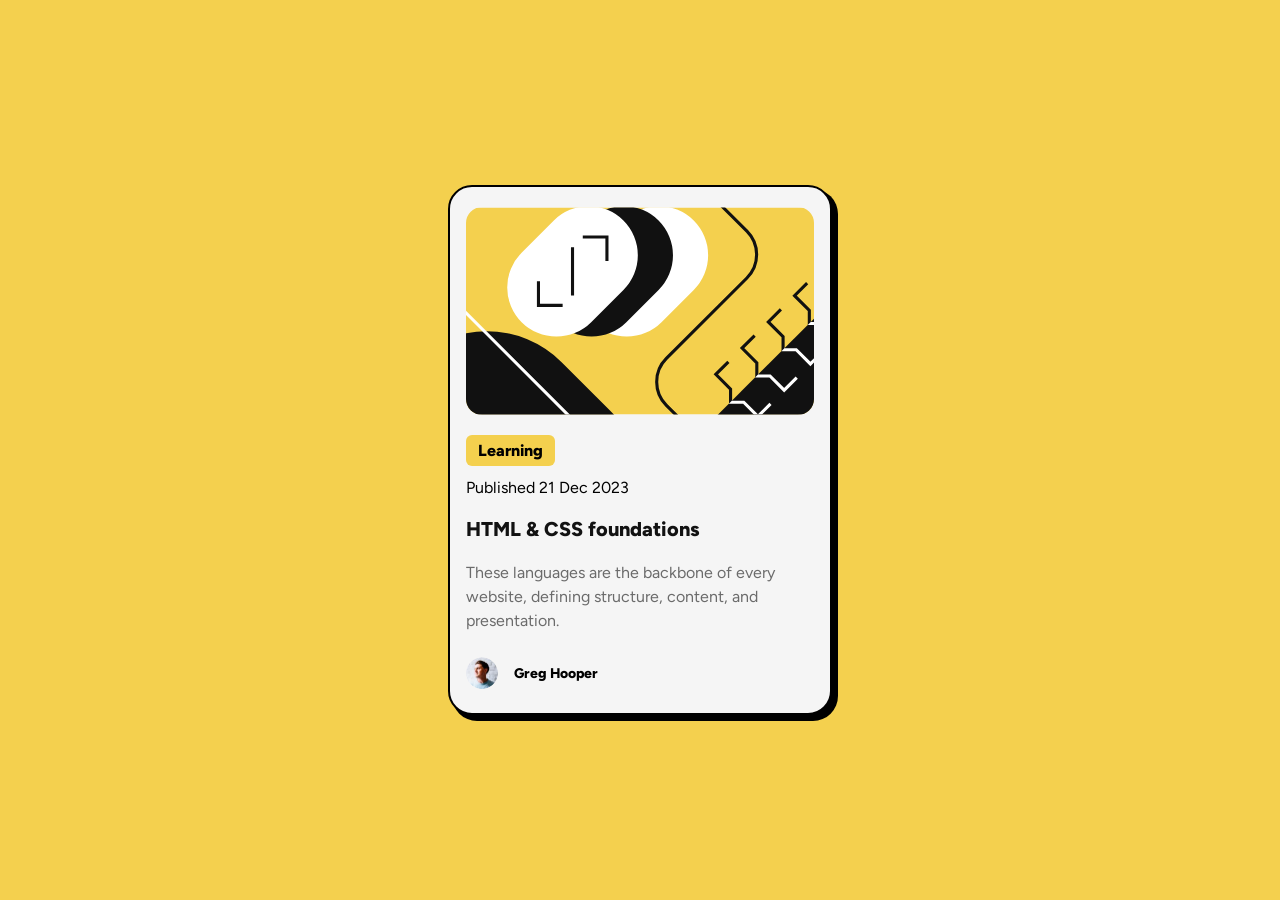
<file: blog-preview-card-main/index.html>
<!doctype html>
<html lang="en">
  <head>
    <meta charset="UTF-8" />
    <meta name="viewport" content="width=device-width, initial-scale=1.0" />
    <!-- displays site properly based on user's device -->

    <link
      rel="icon"
      type="image/png"
      sizes="32x32"
      href="./assets/images/favicon-32x32.png"
    />
    <link rel="stylesheet" href="styles.css" />
    <link
      href="https://fonts.googleapis.com/css2?family=Figtree:ital,wght@0,300..900;1,300..900&display=swap"
      rel="stylesheet"
    />

    <title>Frontend Mentor | Blog preview card</title>
  </head>
  <body>
    <div class="main__container">
      <div class="main__card">
        <div class="top__image">
          <img src="assets/images/illustration-article.svg" />
        </div>
        <div class="card__info">
          <div class="learning__text"><p>Learning</p></div>
          <div class="published__date">Published 21 Dec 2023</div>
        </div>
        <div class="title__text">
          <p>HTML & CSS foundations</p>
        </div>
        <div class="body__text">
          <p>These languages are the backbone of every</p>
          <p>website, defining structure, content, and</p>
          <p>presentation.</p>
        </div>
        <div class="author__section">
          <div class="author__avatar">
            <img src="assets/images/image-avatar.webp" />
          </div>
          <div class="author__name">
            <p>Greg Hooper</p>
          </div>
        </div>
      </div>
    </div>
  </body>
</html>
</file>
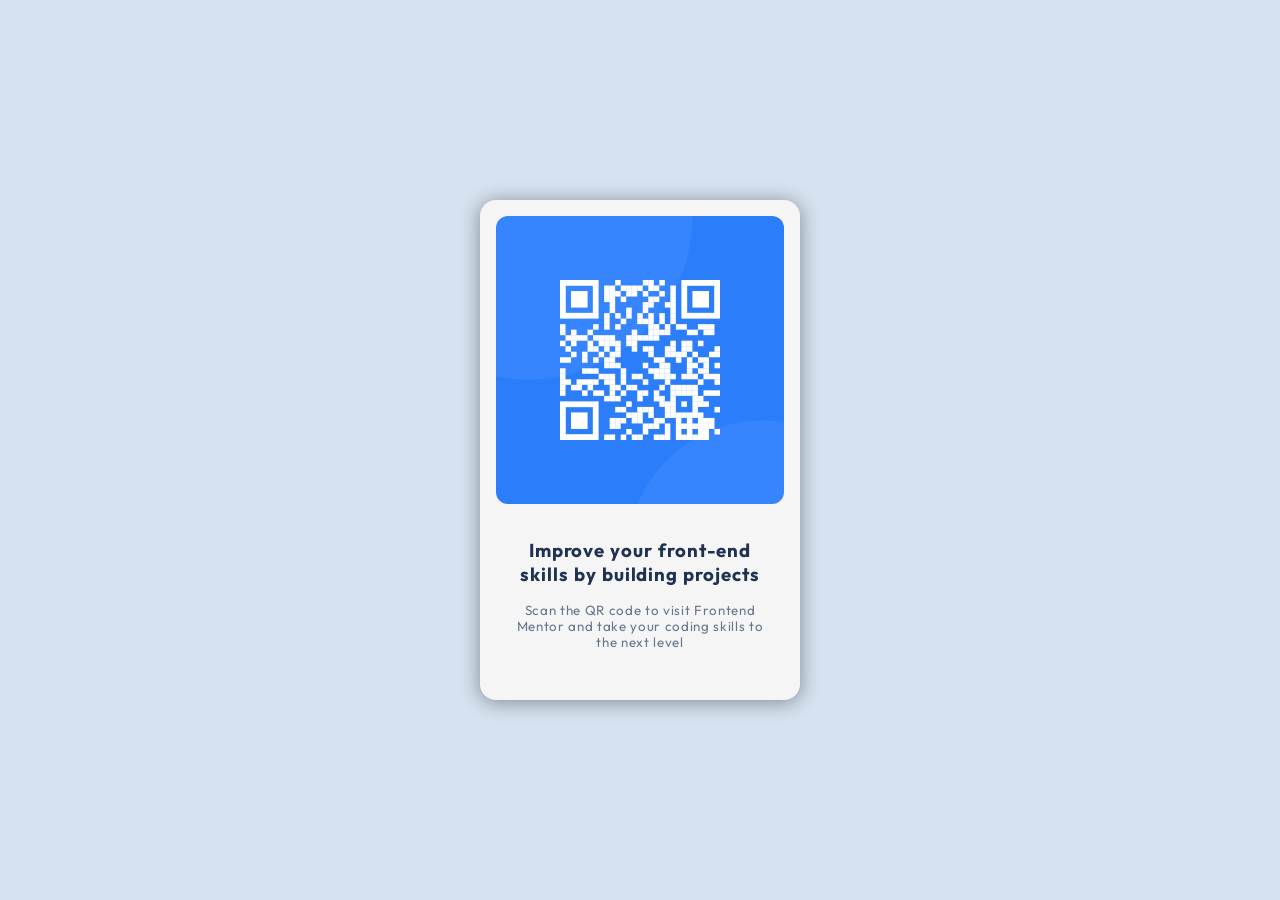
<file: qr-code-component-main/index.html>
<!doctype html>
<html lang="en">
  <head>
    <meta charset="UTF-8" />
    <meta name="viewport" content="width=device-width, initial-scale=1.0" />
    <title>Document</title>
    <link rel="stylesheet" href="styles.css" />
    <link
      href="https://fonts.googleapis.com/css2?family=Outfit:wght@400;700&display=swap"
      rel="stylesheet"
    />
  </head>
  <body>
    <div class="main__container">
      <div class="main__card">
        <div class="qr__code">
          <img src="images/image-qr-code.png" />
        </div>
        <div class="text__container">
          <div class="main__text">
            <p>Improve your front-end</p>
            <p>skills by building projects</p>
          </div>
          <div class="sub__text">
            <p>Scan the QR code to visit Frontend</p>
            <p>Mentor and take your coding skills to</p>
            <p>the next level</p>
          </div>
        </div>
      </div>
    </div>
  </body>
</html>
</file>
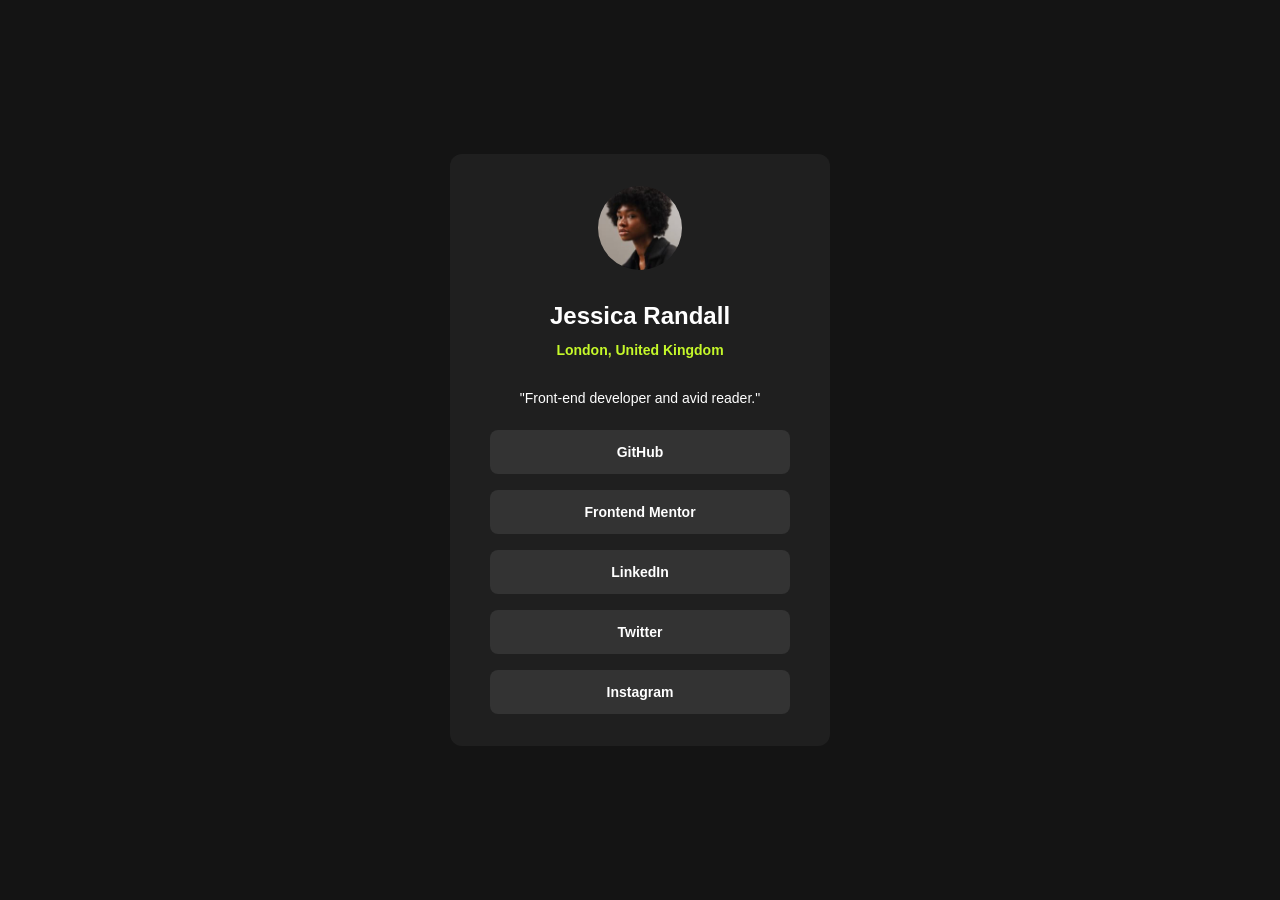
<file: social-links-profile-main/index.html>
<!doctype html>
<html lang="en">
  <head>
    <meta charset="UTF-8" />
    <meta name="viewport" content="width=device-width, initial-scale=1.0" />
    <!-- displays site properly based on user's device -->

    <link
      rel="icon"
      type="image/png"
      sizes="32x32"
      href="./assets/images/favicon-32x32.png"
    />
    <link rel="stylesheet" href="styles.css" />
    <link rel="stylesheet" href="https://fonts.google.com/specimen/Inter" />

    <title>Frontend Mentor | Social links profile</title>
  </head>
  <body>
    <div class="main__container">
      <div class="card__container">
        <div class="profile__avatar">
          <img src="assets/images/avatar-jessica.jpeg" />
        </div>
        <div class="profile__info">
          <p class="profile__name">Jessica Randall</p>
          <p class="profile__address">London, United Kingdom</p>
        </div>
        <div class="profile__bio">
          <p>"Front-end developer and avid reader."</p>
        </div>
        <div class="button__container">
          <button class="btn__github">GitHub</button>
          <button class="btn__frontend">Frontend Mentor</button>
          <button class="btn__linkedin">LinkedIn</button>
          <button class="btn__twitter">Twitter</button>
          <button class="btn__instagram">Instagram</button>
        </div>
      </div>
    </div>
  </body>
</html>
</file>
<file: blog-preview-card-main/styles.css>
* {
  margin: 0;
  padding: 0;
  box-sizing: border-box;
}

body {
  background-color: hsl(47, 88%, 63%);
  font-family: "Figtree", sans-serif;
}

.main__container {
  width: 100%;
  height: 100vh;
  display: flex;
  align-items: center;
  justify-content: center;
}

.main__card {
  background-color: whitesmoke;
  display: flex;
  flex-direction: column;
  height: fit-content;
  width: 384px;
  border: 2px solid black;
  border-radius: 24px;
  overflow: hidden;
  padding: 16px;
  box-shadow: 5px 5px 0px 1px rgba(0, 0, 0, 1);
}

.top__image {
  display: flex;
  align-items: center;
  justify-content: center;
  margin-top: 4px;
}

.top__image img {
  border-radius: 16px;
  object-fit: cover;
  display: block;
  width: 100%;
  height: 100%;
}

.card__info {
  padding: 20px 0 0 0;
  display: flex;
  flex-direction: column;
  gap: 12px;
}

.learning__text {
  padding: 6px 12px 6px 12px;
  background-color: hsl(47, 88%, 63%);
  width: max-content;
  border-radius: 6px;
}

.learning__text p {
  font-weight: 800;
  font-size: 16px;
}

.title__text {
  padding: 20px 0px;
}

.title__text p {
  font-weight: 800;
  font-size: 20px;
  color: hsl(0, 0%, 7%);
}

.body__text {
}

.body__text p {
  color: hsl(0, 0%, 42%);
  line-height: 1.5;
}

.author__section {
  display: flex;
  padding: 24px 0 8px 0;
  align-items: center;
  gap: 16px;
}

.author__section img {
  width: 32px;
  height: 32px;
  border-radius: 50%;
  display: block;
}

.author__section p {
  font-weight: 800;
  font-size: 14px;
}
</file>
<file: qr-code-component-main/styles.css>
* {
  padding: 0;
  margin: 0;
  box-sizing: border-box;
  font-family: "Outfit", sans-serif;
}

.main__container {
  min-height: 100vh;
  width: 100%;
  background-color: hsl(212, 45%, 89%);
  display: flex;
  justify-content: center;
  align-items: center;
}

.main__card {
  width: 320px;
  height: 500px;
  padding: 16px;
  margin: 16px;
  background-color: whitesmoke;
  border-radius: 16px;
  box-shadow: 0px 2px 20px 0px rgba(0, 0, 0, 0.4);
  display: flex;
  flex-direction: column;
}

.qr__code {
  width: 100%;
  display: flex;
  justify-content: center;
}

.qr__code img {
  max-width: 100%;
  height: auto;
  border-radius: 12px;
}

.text__container {
  display: flex;
  flex-direction: column;
  align-items: center;
  justify-content: center;
  flex-grow: 1;
}

.main__text {
  display: flex;
  margin-bottom: 16px;
  align-items: center;
  justify-content: center;
  flex-direction: column;
}

.main__text p {
  font-weight: 700;
  font-size: 14pt;
  letter-spacing: 0.05em;
  color: hsl(218, 44%, 22%);
}

.sub__text {
  display: flex;
  align-items: center;
  justify-content: center;
  flex-direction: column;
}

.sub__text p {
  font-weight: 400;
  font-size: 10pt;
  color: hsl(216, 15%, 48%);
  letter-spacing: 0.05em;
}
</file>
<file: social-links-profile-main/styles.css>
* {
  margin: 0;
  padding: 0;
  box-sizing: border-box;
  font-family: "Inter", sans-serif;
}

.main__container {
  display: flex;
  align-items: center;
  justify-content: center;
  background-color: hsl(0, 0%, 8%);
  color: hsl(0, 0%, 100%);
  width: 100%;
  height: 100vh;
}

.card__container {
  display: flex;
  align-items: center;
  justify-content: center;
  flex-direction: column;
  width: 380px;
  height: fit-content;
  background-color: hsl(0, 0%, 12%);
  border-radius: 12px;
}

.profile__avatar {
  padding: 32px 0 0 0;
  width: 100%;
  display: flex;
  align-items: center;
  justify-content: center;
}

.profile__avatar img {
  width: 84px;
  height: 84px;
  border-radius: 50%;
  display: block;
}

.profile__info {
  padding: 32px 0 32px 0;
  display: flex;
  flex-direction: column;
  align-items: center;
  justify-content: center;
  gap: 12px;
}

.profile__bio {
  padding: 0 0 24px 0;
}

.button__container {
  display: flex;
  flex-direction: column;
  align-items: center;
  justify-content: center;
  gap: 16px;
  margin-bottom: 32px;
  width: 100%;
  padding: 0 40px 0 40px;
}

.button__container button {
  padding: 14px;
  border-radius: 8px;
  border: none;
  width: 100%;
  background-color: hsl(0, 0%, 20%);
  color: hsl(0, 0%, 100%);
  font-size: 14px;
  font-weight: 600;
}

.profile__name {
  font-size: 24px;
  font-weight: 700;
  color: hsl(0, 0%, 100%);
}

.profile__address {
  font-size: 14px;
  font-weight: 600;
  color: hsl(75, 94%, 57%);
}

.profile__bio {
  font-size: 14px;
  color: hsl(0, 0%, 100%);
}
</file>
